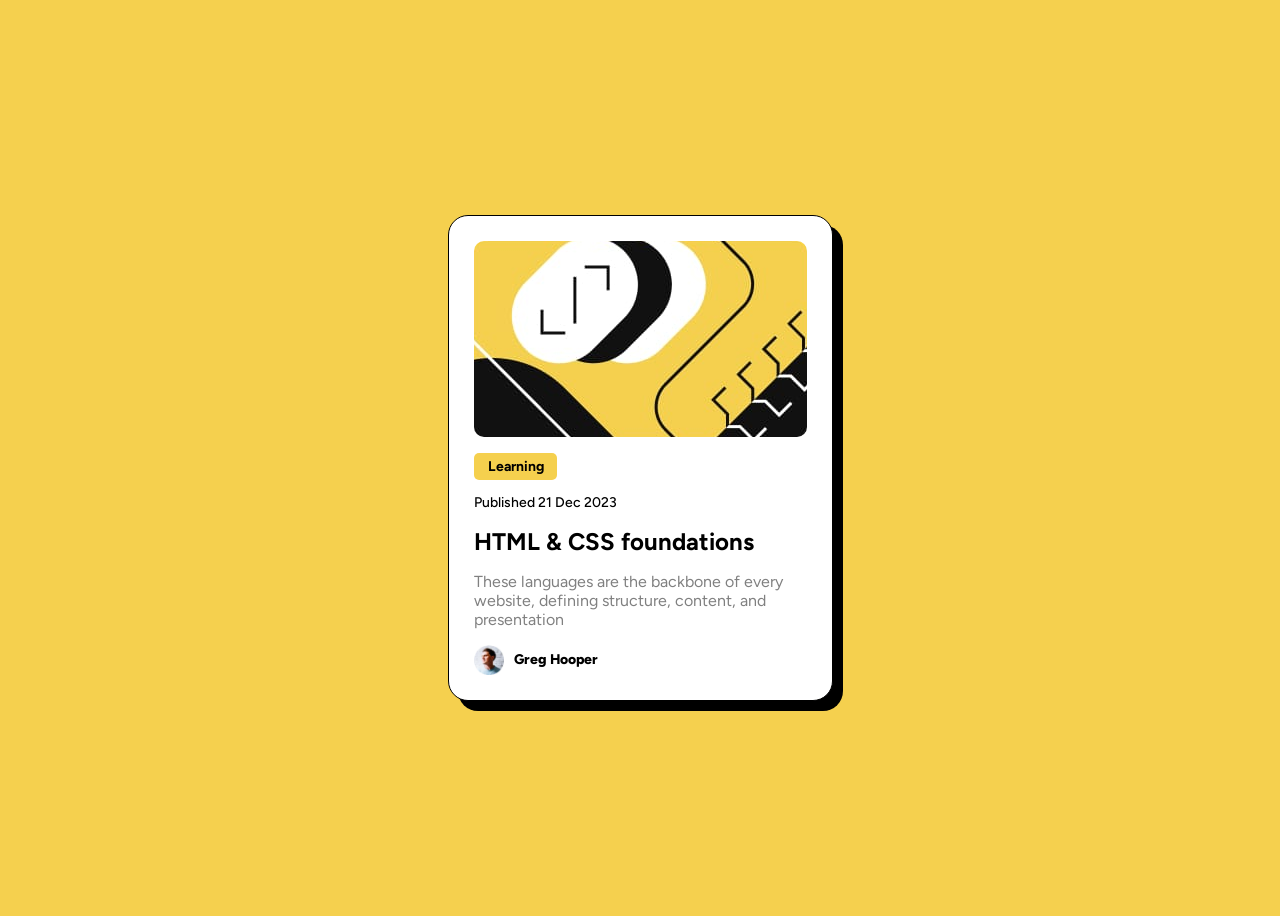
<file: index.html>
<!DOCTYPE html>
<html lang="en">
  <head>
    <meta charset="UTF-8" />
    <meta name="viewport" content="width=device-width, initial-scale=1.0" />
    <title>Card</title>
    <link rel="stylesheet" href="/main.css" />
    <link rel="preconnect" href="https://fonts.googleapis.com" />
    <link rel="preconnect" href="https://fonts.gstatic.com" crossorigin />
    <link
      href="https://fonts.googleapis.com/css2?family=Figtree:ital,wght@0,300..900;1,300..900&display=swap"
      rel="stylesheet"
    />
  </head>
  <body>
    <div id="card">
      <img src="/img/Capturar.PNG" alt="" />
      <div id="information">
        <h2>Learning</h2>
        <span>Published 21 Dec 2023</span>
        <h1>HTML & CSS foundations</h1>
        <p>
          These languages are the backbone of every website, defining structure,
          content, and presentation
        </p>
      </div>
      <div id="people">
        <img src="/img/image-avatar.webp" alt="" />
        <span>Greg Hooper</span>
      </div>
    </div>
  </body>
</html>
</file>
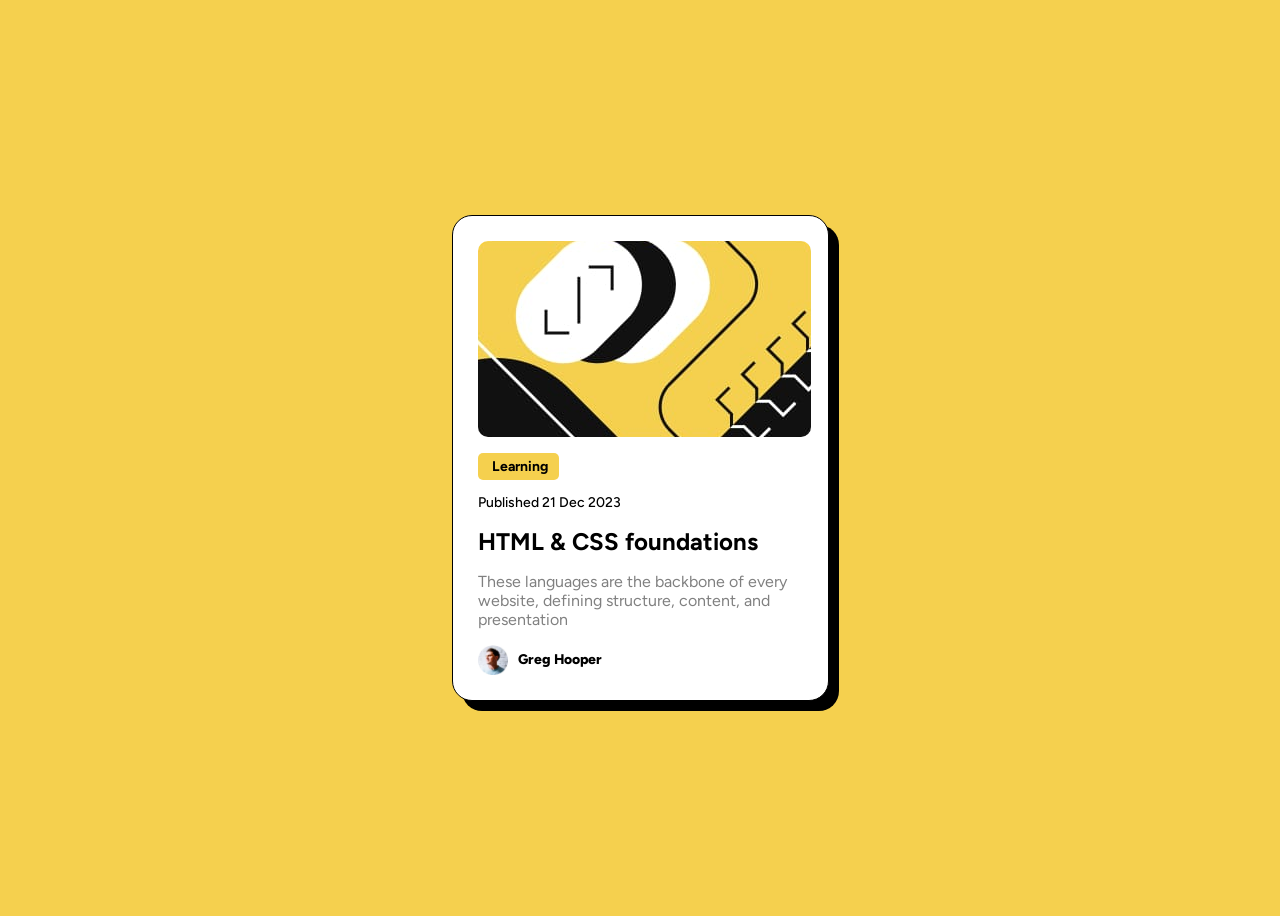
<file: src/views/index.html>
<!DOCTYPE html>
<html lang="en">
  <head>
    <meta charset="UTF-8" />
    <meta name="viewport" content="width=device-width, initial-scale=1.0" />
    <title>Card</title>
    <link rel="stylesheet" href="../public/styles.css" />
    <link rel="preconnect" href="https://fonts.googleapis.com" />
    <link rel="preconnect" href="https://fonts.gstatic.com" crossorigin />
    <link
      href="https://fonts.googleapis.com/css2?family=Figtree:ital,wght@0,300..900;1,300..900&display=swap"
      rel="stylesheet"
    />
  </head>
  <body>
    <div id="card">
      <img src="../public/img/Capturar.PNG" alt="" />
      <div id="information">
        <h2>Learning</h2>
        <span>Published 21 Dec 2023</span>
        <h1>HTML & CSS foundations</h1>
        <p>
          These languages are the backbone of every website, defining structure,
          content, and presentation
        </p>
      </div>
      <div id="people">
        <img src="../public/img/image-avatar.webp" alt="" />
        <span>Greg Hooper</span>
      </div>
    </div>
  </body>
</html>
</file>
<file: main.css>
* {
  font-family: "Figtree", sans-serif;
}

body {
  background: #f5d04e;
  display: flex;
  justify-content: center;
  align-items: center;
  height: 100vh;
}

#card {
  border: solid 1px;
  box-shadow: 10px 10px 0px 0px rgba(0, 0, 0, 1);
  padding: 25px;
  width: 333px;
  background-color: white;
  border-radius: 20px;
}

#card > img {
  border-radius: 10px;
}

#information > h1 {
  font-size: 24px;
}

#information > h2 {
  background: #f5d04e;
  margin-right: 75%;
  padding: 5px;
  border-radius: 5px;
  font-size: 14px;
  padding-left: 14px;
}

#information > span {
  margin: 10px 20px 20px 0px;
  font-size: 14px;
  font-weight: 500;
}

#information > p {
  color: gray;
  font-size: 16px;
}

#people {
  display: flex;
  justify-content: flex-start;
  align-items: center;
}

#people > img {
  width: 30px;
  height: 30px;
  padding-right: 10px;
}

#people > span {
  font-size: 14px;
  font-weight: 800;
}
</file>
<file: src/public/styles.css>
* {
  font-family: "Figtree", sans-serif;
}

body {
  background: #f5d04e;
  display: flex;
  justify-content: center;
  align-items: center;
  height: 100vh;
}

#card {
  border: solid 1px;
  box-shadow: 10px 10px 0px 0px rgba(0, 0, 0, 1);
  padding: 25px;
  width: 325px;
  background-color: white;
  border-radius: 20px;
}

#card > img {
  border-radius: 10px;
}

#information > h1 {
  font-size: 24px;
}

#information > h2 {
  background: #f5d04e;
  margin-right: 75%;
  padding: 5px;
  border-radius: 5px;
  font-size: 14px;
  padding-left: 14px;
}

#information > span {
  margin: 10px 20px 20px 0px;
  font-size: 14px;
  font-weight: 500;
}

#information > p {
  color: gray;
  font-size: 16px;
}

#people {
  display: flex;
  justify-content: flex-start;
  align-items: center;
}

#people > img {
  width: 30px;
  height: 30px;
  padding-right: 10px;
}

#people > span {
  font-size: 14px;
  font-weight: 800;
}
</file>
